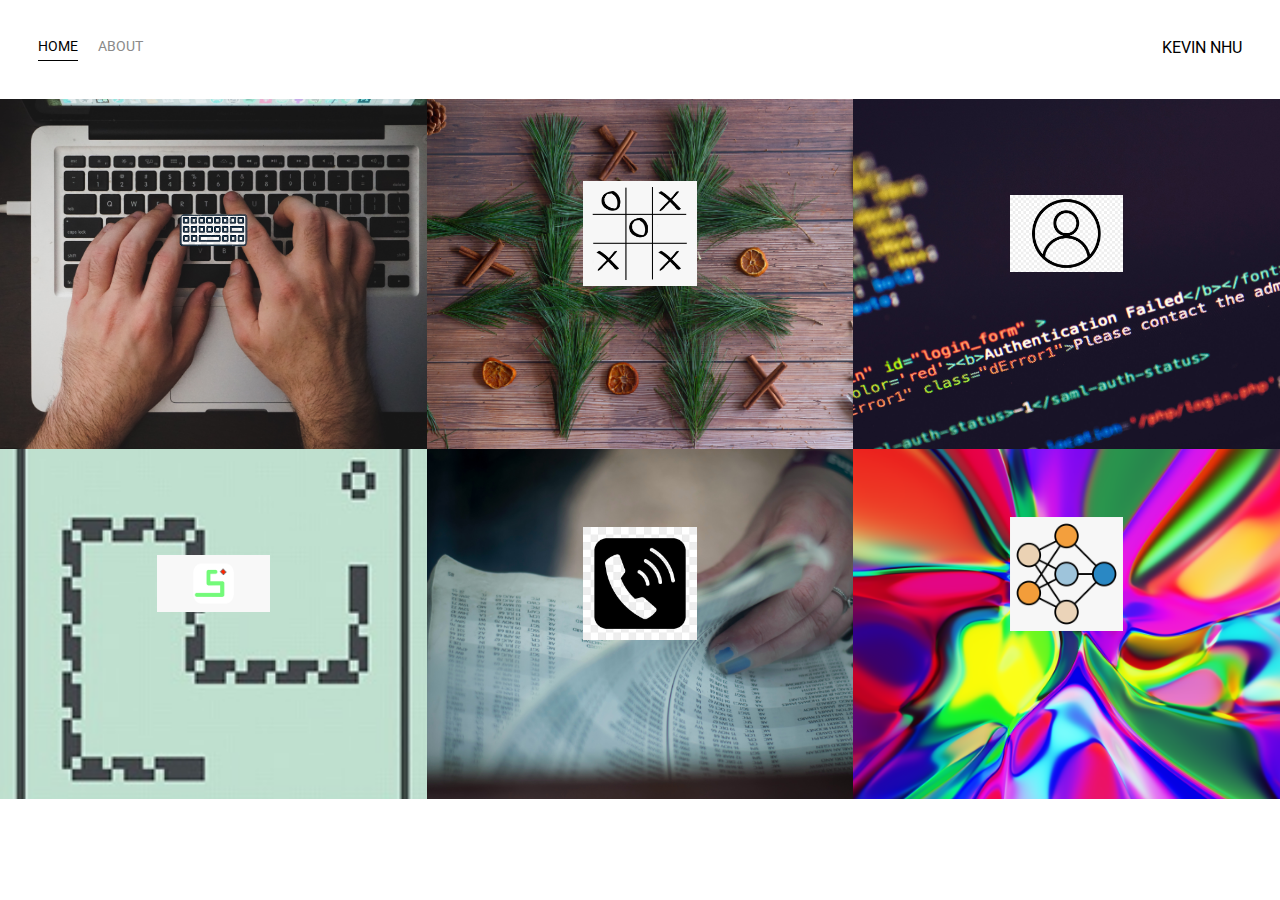
<file: index.html>
<!DOCTYPE html>
<html>
<head>
    <meta charset="UTF-8">
    <title>Portfolio Homepage</title>
    <link href="https://fonts.googleapis.com/css2?family=Roboto:ital,wght@0,100;0,300;0,400;0,500;0,700;0,900;1,100;1,300;1,400;1,500;1,700;1,900&display=swap" rel="stylesheet">
    <link rel="stylesheet" href="styles.css">
</head>
<body>
    <div class="container">
        <div class="nav-wrapper">
            <div class="left-side">
                <div class="nav-link-wrapper active-nav-link">
                    <a href="index.html">Home</a>
                </div>

                <div class="nav-link-wrapper">
                    <a href="about.html">About</a>
                </div>
            </div>
            
            <div class="right-side">
                <div class="brand">
                    <div>KEVIN NHU</div>
                </div>
            </div>
        </div>

        <div class="content-wrapper">
            <div class="portfolio-items-wrapper">

                <div class="portfolio-item-wrapper">
                    <div class="portfolio-img-background" style="background-image:url(images/portfolio1.jpg)"></div>
                
                    <div class="img-text-wrapper">
                        <div class="logo-wrapper">
                            <img src="images/logos/keyboard.png" alt="">
                        </div>

                        <div class="subtitle">
                            A fun little typing game called SpeedyTyping inspired by sites like MonkeyType.
                        </div>
                    </div>
                </div>

                <div class="portfolio-item-wrapper">
                    <div class="portfolio-img-background" style="background-image:url(images/portfolio2.jpg)"></div>
                
                    <div class="img-text-wrapper">
                        <div class="logo-wrapper">
                            <img src="images/logos/tictactoe.png" alt="">
                        </div>

                        <div class="subtitle">
                            A terminal-based version of the popular TicTacToe game in C++ with a Computer AI player.
                        </div>
                    </div>
                </div>

                <div class="portfolio-item-wrapper">
                    <div class="portfolio-img-background" style="background-image:url(images/portfolio3.jpg)"></div>
                
                    <div class="img-text-wrapper">
                        <div class="logo-wrapper">
                            <img src="images/logos/login.png" alt="">
                        </div>

                        <div class="subtitle">
                            A simple terminal version of a basic login and registration system in C++.
                        </div>
                    </div>
                </div>

                <div class="portfolio-item-wrapper">
                    <div class="portfolio-img-background" style="background-image:url(images/200x200bb.jpg)"></div>
                
                    <div class="img-text-wrapper">
                        <div class="logo-wrapper">
                            <img src="images/logos/snake.png" alt="">
                        </div>

                        <div class="subtitle">
                            A GUI-based version of the classic Snake game created using Python and Pygame.
                        </div>
                    </div>
                </div>

                <div class="portfolio-item-wrapper">
                    <div class="portfolio-img-background" style="background-image:url(images/temp.jpg)"></div>
                
                    <div class="img-text-wrapper">
                        <div class="logo-wrapper">
                            <img src="images/logos/phone.png" alt="">
                        </div>

                        <div class="subtitle">
                            A user-friendly GUI-based phone book interface created using Java.
                        </div>
                    </div>
                </div>

                <div class="portfolio-item-wrapper">
                    <div class="portfolio-img-background" style="background-image:url(images/portfolio6.jpg)"></div>
                
                    <div class="img-text-wrapper">
                        <div class="logo-wrapper">
                            <img src="images/logos/neuralnet.png" alt="">
                        </div>

                        <div class="subtitle">
                            A Javascript AI created and trained to detect what color the text should be when placed on top of another colored object.
                        </div>
                    </div>
                </div>


            </div>
        </div>
   
    </div>
</body>
<script>
    const portfolioItems = document.querySelectorAll('.portfolio-item-wrapper')

    portfolioItems.forEach(portfolioItem => {
        portfolioItem.addEventListener('mouseover', () => {
            portfolioItem.childNodes[1].classList.add('img-darken');
        })

        portfolioItem.addEventListener('mouseout', () => {
            portfolioItem.childNodes[1].classList.remove('img-darken');
        })
    })
</script>
</html>
</file>
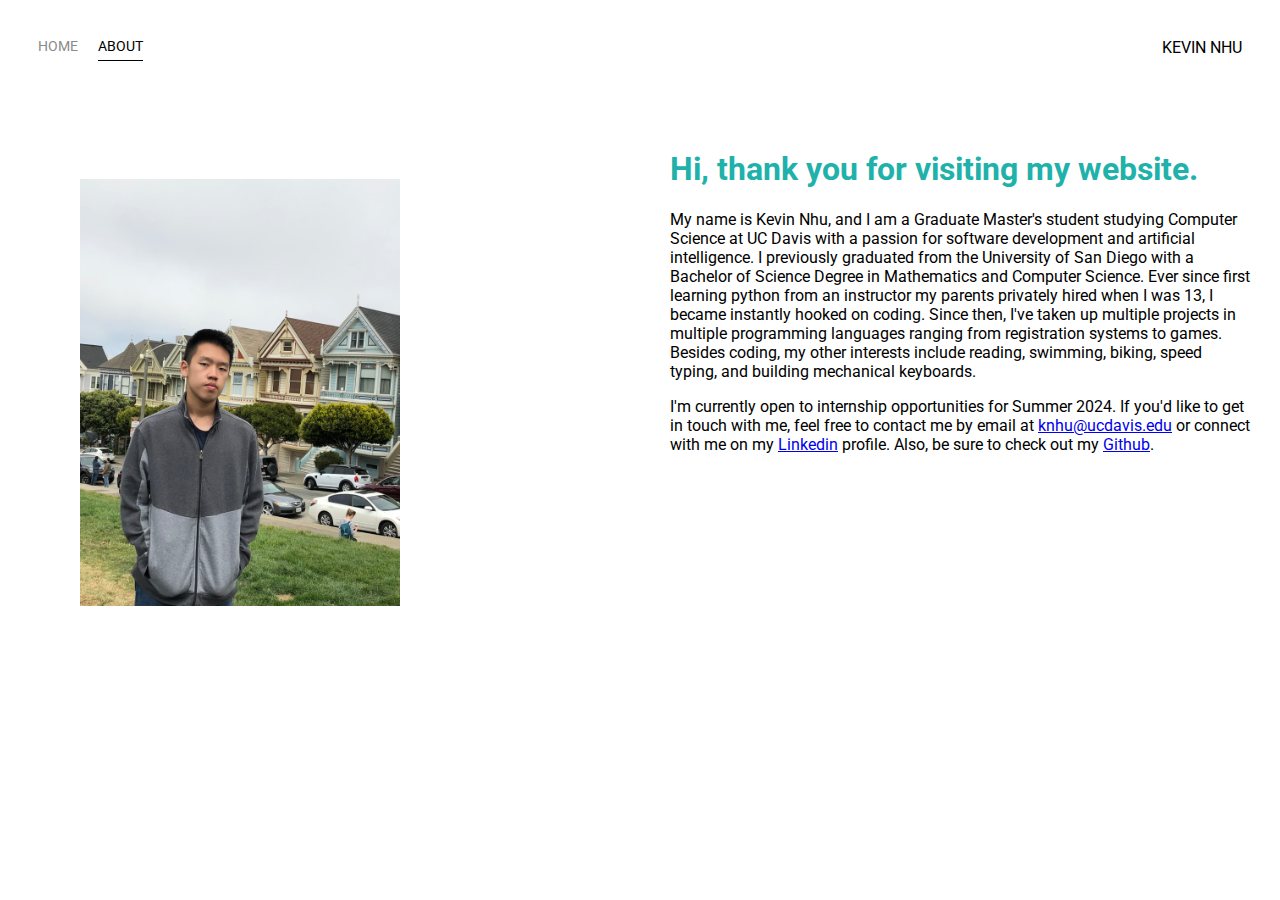
<file: about.html>
<!DOCTYPE html>
<html>
<head>
    <meta charset="UTF-8">
    <title>About Me</title>
    <link href="https://fonts.googleapis.com/css2?family=Roboto:ital,wght@0,100;0,300;0,400;0,500;0,700;0,900;1,100;1,300;1,400;1,500;1,700;1,900&display=swap" rel="stylesheet">
    <link rel="stylesheet" href="styles.css">
</head>
<body>
    <div class="container">
        <div class="nav-wrapper">
            <div class="left-side">
                <div class="nav-link-wrapper">
                    <a href="index.html">Home</a>
                </div>

                <div class="nav-link-wrapper active-nav-link">
                    <a href="about.html">About</a>
                </div>
            </div>
            
            <div class="right-side">
                <div class="brand">
                    <div>KEVIN NHU</div>
                </div>
            </div>
        </div>

        <div class="content-wrapper">
            <div class="two-column-wrapper">
                <div class="profile-image-wrapper">
                    <img src="images/profile.jpg">
                </div>

                <div class="profile-content-wrapper">
                    <h1>Hi, thank you for visiting my website.</h1>
                    <p>My name is Kevin Nhu, and I am a Graduate Master's student studying Computer Science at UC Davis with a passion for software development and artificial intelligence. I previously graduated from the University of San Diego with a Bachelor of Science Degree in Mathematics and Computer Science. Ever since first learning python from an instructor my parents privately hired when I was 13, I became instantly hooked on coding. Since then, I've taken up multiple projects in multiple programming languages ranging from registration systems to games. Besides coding, my other interests include reading, swimming, biking, speed typing, and building mechanical keyboards.</p>
                    <p>I'm currently open to internship opportunities for Summer 2024. If you'd like to get in touch with me, feel free to contact me by email at <a href = "mailto: knhu@ucdavis.edu">knhu@ucdavis.edu</a> or connect with me on my <a href="http://linkedin.com/in/kevinnhu">Linkedin</a> profile. Also, be sure to check out my <a href="http://github.com/knhu">Github</a>.</p>
                </div>
            </div>
        </div>
   
    </div>
</body>
</html>
</file>
<file: styles.css>
/* Master styles */
body {
    font-family: "Roboto", sans-serif;
    margin: 0px;
}

.container {
    display: grid;
    grid-template-columns: 1fr;
}

/* Nav styles */
.nav-wrapper {
    display: flex;
    justify-content: space-between;
    padding: 38px;
}

.left-side {
    display: flex;
}

.nav-wrapper > .left-side > div {
    margin-right: 20px;
    font-size: 0.9em;
    text-transform: uppercase;
}

.nav-link-wrapper {
    height: 22px;
    border-bottom: 1px solid transparent;
    transition: border-bottom 0.5s;
}

.nav-link-wrapper a {
    color: #8a8a8a;
    text-decoration: none;
    transition: color 0.5s;
}

.nav-link-wrapper:hover {
    border-bottom: 1px solid black;
}

.nav-link-wrapper a:hover {
    color: black;
}

.active-nav-link {
    border-bottom: 1px solid black;
}

.active-nav-link a {
    color: black !important;
}

/* Portfolio styles */

.portfolio-items-wrapper {
    display: grid;
    grid-template-columns: 1fr 1fr 1fr;
}

.portfolio-item-wrapper {
    position: relative;
}

.portfolio-img-background {
    height: 350px;
    width: 100%;
    background-size: cover;
    background-position: center;
    background-repeat: no-repeat;
}

.img-text-wrapper {
    position: absolute;
    top: 0;
    display: flex;
    flex-direction: column;
    justify-content: center;
    align-items: center;
    height: 100%;
    text-align: center;
    padding-left: 100px;
    padding-right: 100px;
}

.logo-wrapper img {
    width: 50%;
    margin-bottom: 20px;
}

.img-text-wrapper .subtitle {
    transition: 1s;
    font-weight: 600;
    color: transparent;
}

.img-text-wrapper:hover .subtitle {
    font-weight: 600;
    color: lightseagreen;
}

.img-darken {
    transition: 1s;
    filter: brightness(10%);
}

/* About page */
.two-column-wrapper {
    display: grid;
    grid-template-columns: 1fr 1fr;
}

.profile-image-wrapper img {
    width: 50%;
    padding: 5rem;
}

.profile-content-wrapper {
    padding: 30px;
}

.profile-content-wrapper h1 {
    color: lightseagreen;
}
</file>
